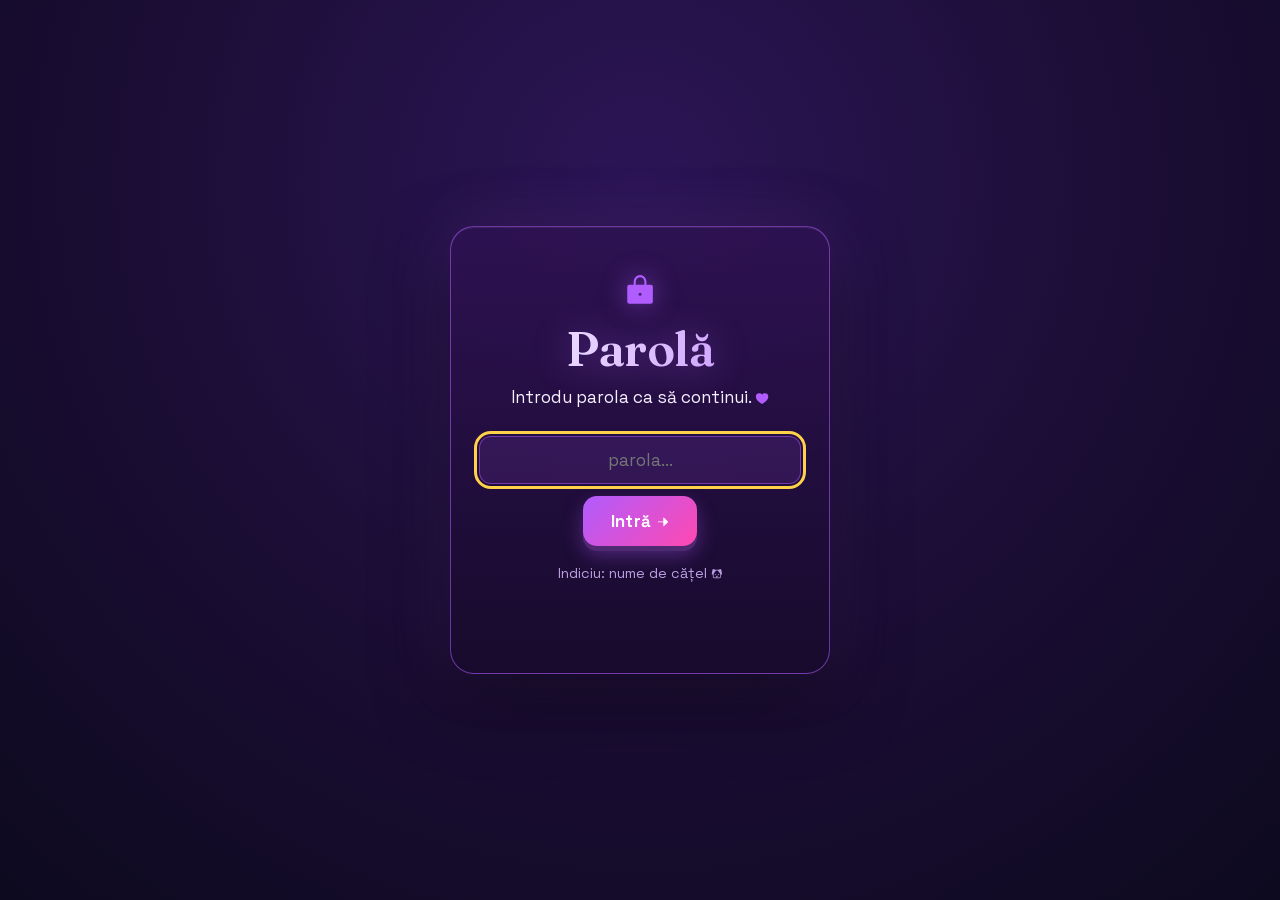
<file: index.html>
<!DOCTYPE html>
<html lang="en">
<head>
<meta charset="UTF-8">
<meta name="viewport" content="width=device-width, initial-scale=1.0">
<title>O surpriză de ziua ta</title>
<link rel="stylesheet" href="fonts.css">
<link rel="stylesheet" href="styles.css">
</head>
<body>

<!-- password gate -->
<div id="gate">
  <div class="gate-card">
    <div class="gate-emoji"><span data-ic="lock"></span></div>
    <h1>Parolă</h1>
    <p>Introdu parola ca să continui. <span data-ic="heart"></span></p>
    <input id="gateInput" type="password" autocomplete="off" autocapitalize="off" spellcheck="false" placeholder="parola...">
    <div><button onclick="checkGate()">Intră <span data-ic="arrow-right"></span></button></div>
    <p class="small gate-hint">Indiciu: nume de cățel <span data-ic="dog"></span></p>
    <p class="small" id="gateMsg">&nbsp;</p>
  </div>
</div>

<!-- progress to the cadou (shown on every screen) -->
<div id="progressWrap" class="hidden">
  <span id="progressLabel">Drumul spre cadou</span>
  <div id="progressTrack"><div id="progressFill"></div></div>
  <span id="progressGift" data-ic="gift"></span>
  <button id="muteBtn" onclick="toggleMute()" aria-label="Pornește/oprește sunetul" title="Sunet"></button>
  <button id="restartBtn" onclick="restartGame()" aria-label="Începe de la capăt" title="De la capăt" data-ic="arrow-counter-clockwise"></button>
</div>

<!-- green-screen reward overlay (one or more chroma-keyed videos, play with the sound) -->
<div id="mediaOverlay" class="hidden"></div>

<!-- MLG strobe layer (flashes during the MLG celebration) -->
<div id="mlgStrobe" class="hidden"></div>

<!-- WELCOME -->
<div class="screen" id="welcome">
  <div class="emoji-row"><span data-ic="piano-keys"></span> <span data-ic="dog"></span> <span data-ic="cat"></span> <span data-ic="heart"></span></div>
  <h1>La mulți ani, Ilinca!</h1>
  <p>Înainte să primești cadoul, trebuie să-l meriți. <span data-ic="smiley-wink"></span></p>
  <p>Trebuie să joci un <em>joc</em> ca să ajungi la cadoul tău. <span data-ic="heart"></span></p>
  <button onclick="startQuiz()">Să începem <span data-ic="arrow-right"></span></button>
  <button id="albumBtn" class="hidden" onclick="showAlbum()">Vezi album <span data-ic="heart"></span></button>
</div>

<!-- QUIZ -->
<div class="screen hidden" id="quiz">
  <div class="q-counter" id="qCounter"></div>
  <div class="q-text" id="qText"></div>
  <div class="options" id="qOptions"></div>
  <div class="feedback" id="qFeedback"></div>
  <button id="nextBtn" class="hidden" onclick="nextQuestion()">Următoarea <span data-ic="arrow-right"></span></button>
</div>

<!-- QUIZ DONE -->

<!-- DRIVING -->
<div class="screen hidden" id="driving">
  <h2>Ok, atunci du-te și ia-l! <span data-ic="car"></span><span data-ic="wind"></span></h2>
  <canvas id="gameCanvas" width="900" height="620"></canvas>
  <p class="controls-hint">Folosește <strong>tastele săgeți</strong>. Ferește-te de mașini <span data-ic="car"></span> și de bălțile de ulei <span data-ic="drop"></span>. Ajunge la cadou! <span data-ic="gift"></span></p>
  <div class="touch-controls">
    <button id="leftBtn" aria-label="Stânga" data-ic="arrow-left"></button>
    <button id="upBtn" aria-label="Înainte" data-ic="arrow-up"></button>
    <button id="rightBtn" aria-label="Dreapta" data-ic="arrow-right"></button>
  </div>
</div>

<!-- LOSE -->
<div class="screen hidden" id="lose">
  <div class="emoji-row"><span data-ic="fire"></span><span data-ic="car"></span><span data-ic="fire"></span></div>
  <h1>Of, ai luat foc!</h1>
  <p>Ai atins un obstacol. Dar nu-ți face griji — mai ai vieți. <span data-ic="smiley"></span></p>
  <button onclick="startDriving()">Încearcă din nou <span data-ic="arrow-right"></span></button>
</div>

<!-- GIFT -->
<div class="screen hidden" id="gift">
  <h1>Ai reușit, Ilinca! <span data-ic="heart"></span></h1>
  <div id="giftBox" class="gift-box" onclick="openGift()"><span data-ic="gift"></span></div>
  <p id="giftHint">(atinge cutia)</p>
  <div id="giftReveal"></div>
</div>

<!-- LUCKY WHEEL (its own full page) -->
<div class="screen hidden" id="wheelScreen">
  <h1>Roata norocului <span data-ic="sparkle"></span></h1>
  <p class="wheel-intro">Mai e ceva... apasă <strong>SPIN</strong> și vezi ce câștigi! <span data-ic="heart"></span></p>
  <div id="wheelHost"></div>
  <div class="wheel-result" id="wheelResult"></div>
</div>

<!-- PIANO INTERLUDE (between Q2 and Q3): guess the song -->
<div class="screen hidden" id="pianoLevel">
  <div class="emoji-row"><span data-ic="piano-keys"></span></div>
  <h1>Ghicește melodia</h1>
  <p>Ascultă pianul și ghicește ce piesă cântă. <span data-ic="heart"></span></p>
  <p class="small">Apasă <strong>„Cântă"</strong> ca s-o asculți (de câte ori vrei), apoi alege răspunsul corect.</p>
  <div style="margin: 14px 0;">
    <button id="listenBtn" onclick="playProgression()"><span data-ic="play"></span> Cântă</button>
  </div>
  <div id="piano" class="piano"></div>
  <p class="small" id="lastChord">&nbsp;</p>
  <div id="songOptions" class="options" style="max-width:420px;margin:16px auto 0;"></div>
  <button id="pianoContinue" class="hidden" onclick="finishPiano()">Continuă spre întrebarea 3 <span data-ic="arrow-right"></span></button>
</div>

<!-- PAUZA (dupa pian, inainte de intrebarea 3) -->
<div class="screen hidden" id="breakLevel">
  <div class="emoji-row"><span data-ic="smiley-wink"></span></div>
  <h1>Stiu ca te-ai plictisit <span data-ic="heart"></span></h1>
  <p>Hai sa luam o pauza</p>
  <button id="breakBtn" onclick="breakClick(this)">Click me</button>
</div>

<!-- WORDLE INTERLUDE (between Q3 and Q4) -->
<div class="screen hidden" id="wordleLevel">
  <div id="wordleIntro">
    <div class="emoji-row"><span data-ic="square" data-ic-cls="sq-green"></span><span data-ic="square" data-ic-cls="sq-gold"></span><span data-ic="square" data-ic-cls="sq-cream"></span></div>
    <h1>Ghicește cuvântul</h1>
    <p>Un cuvânt de 5 litere. Ai 6 încercări. <span data-ic="heart"></span></p>
  </div>
  <div id="wordleGrid" class="wordle-grid"></div>
  <p class="small" id="wordleMsg">&nbsp;</p>
  <div id="wordleKeyboard" class="wordle-keyboard"></div>
  <div id="wordleReveal"></div>
  <button id="wordleContinue" class="hidden" onclick="finishWordle()">Continuă spre întrebarea 4 <span data-ic="arrow-right"></span></button>
</div>

<script src="app.js"></script>
</body>
</html>
</file>
<file: fonts.css>
/* self-hosted fonts (embedded, no external request) */
/* vietnamese */
@font-face {
  font-family: 'Fraunces';
  font-style: normal;
  font-weight: 600;
  font-display: swap;
  src: url([data-uri]) format('woff2');
  unicode-range: U+0102-0103, U+0110-0111, U+0128-0129, U+0168-0169, U+01A0-01A1, U+01AF-01B0, U+0300-0301, U+0303-0304, U+0308-0309, U+0323, U+0329, U+1EA0-1EF9, U+20AB;
}
/* latin-ext */
@font-face {
  font-family: 'Fraunces';
  font-style: normal;
  font-weight: 600;
  font-display: swap;
  src: url([data-uri]) format('woff2');
  unicode-range: U+0100-02BA, U+02BD-02C5, U+02C7-02CC, U+02CE-02D7, U+02DD-02FF, U+0304, U+0308, U+0329, U+1D00-1DBF, U+1E00-1E9F, U+1EF2-1EFF, U+2020, U+20A0-20AB, U+20AD-20C0, U+2113, U+2C60-2C7F, U+A720-A7FF;
}
/* latin */
@font-face {
  font-family: 'Fraunces';
  font-style: normal;
  font-weight: 600;
  font-display: swap;
  src: url([data-uri]) format('woff2');
  unicode-range: U+0000-00FF, U+0131, U+0152-0153, U+02BB-02BC, U+02C6, U+02DA, U+02DC, U+0304, U+0308, U+0329, U+2000-206F, U+20AC, U+2122, U+2191, U+2193, U+2212, U+2215, U+FEFF, U+FFFD;
}
/* vietnamese */
@font-face {
  font-family: 'Space Grotesk';
  font-style: normal;
  font-weight: 400;
  font-display: swap;
  src: url([data-uri]) format('woff2');
  unicode-range: U+0102-0103, U+0110-0111, U+0128-0129, U+0168-0169, U+01A0-01A1, U+01AF-01B0, U+0300-0301, U+0303-0304, U+0308-0309, U+0323, U+0329, U+1EA0-1EF9, U+20AB;
}
/* latin-ext */
@font-face {
  font-family: 'Space Grotesk';
  font-style: normal;
  font-weight: 400;
  font-display: swap;
  src: url([data-uri]) format('woff2');
  unicode-range: U+0100-02BA, U+02BD-02C5, U+02C7-02CC, U+02CE-02D7, U+02DD-02FF, U+0304, U+0308, U+0329, U+1D00-1DBF, U+1E00-1E9F, U+1EF2-1EFF, U+2020, U+20A0-20AB, U+20AD-20C0, U+2113, U+2C60-2C7F, U+A720-A7FF;
}
/* latin */
@font-face {
  font-family: 'Space Grotesk';
  font-style: normal;
  font-weight: 400;
  font-display: swap;
  src: url([data-uri]) format('woff2');
  unicode-range: U+0000-00FF, U+0131, U+0152-0153, U+02BB-02BC, U+02C6, U+02DA, U+02DC, U+0304, U+0308, U+0329, U+2000-206F, U+20AC, U+2122, U+2191, U+2193, U+2212, U+2215, U+FEFF, U+FFFD;
}
/* vietnamese */
@font-face {
  font-family: 'Space Grotesk';
  font-style: normal;
  font-weight: 500;
  font-display: swap;
  src: url([data-uri]) format('woff2');
  unicode-range: U+0102-0103, U+0110-0111, U+0128-0129, U+0168-0169, U+01A0-01A1, U+01AF-01B0, U+0300-0301, U+0303-0304, U+0308-0309, U+0323, U+0329, U+1EA0-1EF9, U+20AB;
}
/* latin-ext */
@font-face {
  font-family: 'Space Grotesk';
  font-style: normal;
  font-weight: 500;
  font-display: swap;
  src: url([data-uri]) format('woff2');
  unicode-range: U+0100-02BA, U+02BD-02C5, U+02C7-02CC, U+02CE-02D7, U+02DD-02FF, U+0304, U+0308, U+0329, U+1D00-1DBF, U+1E00-1E9F, U+1EF2-1EFF, U+2020, U+20A0-20AB, U+20AD-20C0, U+2113, U+2C60-2C7F, U+A720-A7FF;
}
/* latin */
@font-face {
  font-family: 'Space Grotesk';
  font-style: normal;
  font-weight: 500;
  font-display: swap;
  src: url([data-uri]) format('woff2');
  unicode-range: U+0000-00FF, U+0131, U+0152-0153, U+02BB-02BC, U+02C6, U+02DA, U+02DC, U+0304, U+0308, U+0329, U+2000-206F, U+20AC, U+2122, U+2191, U+2193, U+2212, U+2215, U+FEFF, U+FFFD;
}
/* vietnamese */
@font-face {
  font-family: 'Space Grotesk';
  font-style: normal;
  font-weight: 700;
  font-display: swap;
  src: url([data-uri]) format('woff2');
  unicode-range: U+0102-0103, U+0110-0111, U+0128-0129, U+0168-0169, U+01A0-01A1, U+01AF-01B0, U+0300-0301, U+0303-0304, U+0308-0309, U+0323, U+0329, U+1EA0-1EF9, U+20AB;
}
/* latin-ext */
@font-face {
  font-family: 'Space Grotesk';
  font-style: normal;
  font-weight: 700;
  font-display: swap;
  src: url([data-uri]) format('woff2');
  unicode-range: U+0100-02BA, U+02BD-02C5, U+02C7-02CC, U+02CE-02D7, U+02DD-02FF, U+0304, U+0308, U+0329, U+1D00-1DBF, U+1E00-1E9F, U+1EF2-1EFF, U+2020, U+20A0-20AB, U+20AD-20C0, U+2113, U+2C60-2C7F, U+A720-A7FF;
}
/* latin */
@font-face {
  font-family: 'Space Grotesk';
  font-style: normal;
  font-weight: 700;
  font-display: swap;
  src: url([data-uri]) format('woff2');
  unicode-range: U+0000-00FF, U+0131, U+0152-0153, U+02BB-02BC, U+02C6, U+02DA, U+02DC, U+0304, U+0308, U+0329, U+2000-206F, U+20AC, U+2122, U+2191, U+2193, U+2212, U+2215, U+FEFF, U+FFFD;
}
/* vietnamese */
@font-face {
  font-family: 'Space Mono';
  font-style: normal;
  font-weight: 400;
  font-display: swap;
  src: url([data-uri]) format('woff2');
  unicode-range: U+0102-0103, U+0110-0111, U+0128-0129, U+0168-0169, U+01A0-01A1, U+01AF-01B0, U+0300-0301, U+0303-0304, U+0308-0309, U+0323, U+0329, U+1EA0-1EF9, U+20AB;
}
/* latin-ext */
@font-face {
  font-family: 'Space Mono';
  font-style: normal;
  font-weight: 400;
  font-display: swap;
  src: url([data-uri]) format('woff2');
  unicode-range: U+0100-02BA, U+02BD-02C5, U+02C7-02CC, U+02CE-02D7, U+02DD-02FF, U+0304, U+0308, U+0329, U+1D00-1DBF, U+1E00-1E9F, U+1EF2-1EFF, U+2020, U+20A0-20AB, U+20AD-20C0, U+2113, U+2C60-2C7F, U+A720-A7FF;
}
/* latin */
@font-face {
  font-family: 'Space Mono';
  font-style: normal;
  font-weight: 400;
  font-display: swap;
  src: url([data-uri]) format('woff2');
  unicode-range: U+0000-00FF, U+0131, U+0152-0153, U+02BB-02BC, U+02C6, U+02DA, U+02DC, U+0304, U+0308, U+0329, U+2000-206F, U+20AC, U+2122, U+2191, U+2193, U+2212, U+2215, U+FEFF, U+FFFD;
}
</file>
<file: styles.css>
:root {
    --ink: #0d0a1f;
    --plum-deep: #1a0d33;
    --plum: #2c1556;
    --orchid: #b15cff;
    --lilac: #d8b8ff;
    --cream: #f7f0ff;
    --gold: #ffd24a;
    --magenta: #ff48b0;
    --cyan: #3fe0ff;
    /* paleta extinsa: nu mai e totul mov */
    --green: #3fe089;
    --teal: #2fd6c3;
    --orange: #ff8a3d;
    --coral: #ff6b6b;
    --neon-glow: rgba(177, 92, 255, 0.55);
    --btn-shadow: #5e2398;
    --display: 'Fraunces', Georgia, 'Times New Roman', serif;
    --body: 'Space Grotesk', system-ui, -apple-system, sans-serif;
    --mono: 'Space Mono', ui-monospace, monospace;
    /* accentul implicit al unui ecran; fiecare ecran il poate suprascrie mai jos */
    --accent: var(--orchid);
    --accent2: var(--magenta);
  }

  /* fiecare ecran isi are propria pereche de culori -> interfata nu mai e monocroma */
  #welcome     { --accent: var(--orchid); --accent2: var(--magenta); }
  #quiz        { --accent: var(--cyan);   --accent2: var(--orchid); }
  #pianoLevel  { --accent: var(--gold);   --accent2: var(--orange); }
  #wordleLevel { --accent: var(--green);  --accent2: var(--teal); }
  #driving     { --accent: var(--magenta);--accent2: var(--cyan); }
  #lose        { --accent: var(--orange); --accent2: var(--coral); }
  #gift        { --accent: var(--magenta);--accent2: var(--gold); }
  #wheelScreen { --accent: var(--gold);   --accent2: var(--orange); }

  * { margin: 0; padding: 0; box-sizing: border-box; }

  body {
    font-family: var(--body);
    background:
      radial-gradient(2px 2px at 18% 28%, rgba(255,255,255,0.30), transparent),
      radial-gradient(2px 2px at 72% 58%, rgba(216,184,255,0.28), transparent),
      radial-gradient(1.5px 1.5px at 42% 82%, rgba(255,255,255,0.22), transparent),
      radial-gradient(1.5px 1.5px at 88% 22%, rgba(63,224,255,0.22), transparent),
      radial-gradient(2px 2px at 30% 65%, rgba(255,72,176,0.20), transparent),
      radial-gradient(circle at 50% 8%, var(--plum) 0%, var(--plum-deep) 52%, var(--ink) 100%);
    background-attachment: fixed;
    color: var(--cream);
    min-height: 100vh;
    display: flex;
    align-items: center;
    justify-content: center;
    padding: 56px 20px 28px;
    overflow-x: hidden;
    position: relative;
  }
  /* aura de culoare care se misca incet pe fundal: orchid + cyan + magenta + auriu.
     hue-rotate-ul plimba culorile la nesfarsit, asa ca fundalul nu mai e doar mov */
  body::before {
    content: ''; position: fixed; inset: -25%; z-index: 0; pointer-events: none;
    background:
      radial-gradient(38vmax 38vmax at 14% 18%, rgba(177,92,255,0.34), transparent 60%),
      radial-gradient(34vmax 34vmax at 86% 14%, rgba(63,224,255,0.26), transparent 60%),
      radial-gradient(42vmax 42vmax at 82% 88%, rgba(255,72,176,0.26), transparent 62%),
      radial-gradient(30vmax 30vmax at 18% 86%, rgba(255,210,74,0.20), transparent 60%),
      radial-gradient(28vmax 28vmax at 50% 50%, rgba(47,214,195,0.16), transparent 60%);
    filter: blur(6px) saturate(1.15);
    /* doar transform (compozit, ieftin) ca sa nu fure cadre jocului pe canvas */
    animation: bgDrift 26s ease-in-out infinite alternate;
    will-change: transform;
  }
  @keyframes bgDrift {
    0%   { transform: translate3d(-2%, -1%, 0) scale(1.05) rotate(0deg); }
    50%  { transform: translate3d(1.5%, 1%, 0) scale(1.1) rotate(-3deg); }
    100% { transform: translate3d(2.5%, 2.5%, 0) scale(1.15) rotate(6deg); }
  }
  /* model discret de buline pe tot fundalul (peste aura, sub panouri) */
  body::after {
    content: ''; position: fixed; inset: 0; pointer-events: none; z-index: 1;
    background:
      radial-gradient(circle, rgba(255,255,255,0.05) 1px, transparent 1.6px) 0 0 / 26px 26px,
      repeating-linear-gradient(0deg, rgba(0,0,0,0.12) 0 1px, transparent 1px 3px);
    opacity: 0.6;
  }

  /* progress toward the gift (cadou) — shown on every screen */
  #progressWrap {
    position: fixed; top: 0; left: 0; right: 0;
    display: flex; align-items: center; gap: 12px;
    padding: 9px 16px; z-index: 49;
    background: rgba(14,6,24,0.82); backdrop-filter: blur(6px);
    border-bottom: 1px solid rgba(177,92,255,0.28);
  }
  #progressLabel {
    font-family: var(--mono); font-size: 0.62rem; color: var(--lilac);
    white-space: nowrap; letter-spacing: 2px; text-transform: uppercase;
  }
  #progressTrack {
    position: relative; flex: 1; height: 12px;
    background: rgba(177,92,255,0.14);
    border: 1px solid rgba(177,92,255,0.4);
    border-radius: 999px; overflow: hidden;
    box-shadow: inset 0 1px 3px rgba(0,0,0,0.45);
  }
  #progressFill {
    height: 100%; width: 0%;
    background: linear-gradient(90deg, var(--cyan), var(--green) 28%, var(--gold) 52%, var(--orange) 72%, var(--magenta));
    background-size: 220% 100%;
    box-shadow: 0 0 12px var(--neon-glow);
    transition: width 0.6s cubic-bezier(.34,1.3,.5,1);
    animation: progShift 4s linear infinite;
  }
  @keyframes progShift { to { background-position: -220% 0; } }
  #progressGift { font-size: 1.3rem; line-height: 1; filter: drop-shadow(0 0 6px var(--gold)); }
  #muteBtn {
    flex: none; width: 34px; height: 30px; padding: 0; margin: 0;
    font-size: 1rem; line-height: 1; border-radius: 9px;
    background: rgba(177,92,255,0.18); color: var(--cream);
    border: 1px solid rgba(177,92,255,0.45); box-shadow: none; cursor: pointer;
  }
  #muteBtn:hover { filter: brightness(1.12); transform: none; box-shadow: none; }
  #muteBtn:active { transform: translateY(1px); box-shadow: none; }
  #restartBtn {
    flex: none; width: 34px; height: 30px; padding: 0; margin: 0;
    font-size: 1.05rem; line-height: 1; border-radius: 9px;
    background: rgba(177,92,255,0.18); color: var(--cream);
    border: 1px solid rgba(177,92,255,0.45); box-shadow: none; cursor: pointer;
  }
  #restartBtn:hover { filter: brightness(1.12); transform: none; box-shadow: none; }
  #restartBtn:active { transform: translateY(1px); box-shadow: none; }

  /* correct-answer celebration animation */
  @keyframes popCorrect {
    0%   { transform: scale(1); }
    40%  { transform: scale(1.09); }
    70%  { transform: scale(0.97); }
    100% { transform: scale(1); }
  }
  #qOptions button.pop { animation: popCorrect 0.5s ease; }

  /* MLG screen shake / rage */
  @keyframes mlgShake {
    0%,100% { transform: translate(0,0) rotate(0); }
    20% { transform: translate(-8px,6px) rotate(-2deg); }
    40% { transform: translate(8px,-6px) rotate(2deg); }
    60% { transform: translate(-7px,-5px) rotate(-2deg); }
    80% { transform: translate(7px,5px) rotate(2deg); }
  }
  .mlg-rage { animation: mlgShake 0.22s linear infinite; }

  /* full-screen color strobe */
  #mlgStrobe {
    position: fixed; inset: 0; z-index: 95; pointer-events: none;
    mix-blend-mode: screen;
    /* smooth color wash (not a hard flash) — safe for photosensitivity */
    animation: mlgStrobe 1.5s ease-in-out infinite;
  }
  @keyframes mlgStrobe {
    0%   { background: rgba(255,0,128,0.18); }
    25%  { background: rgba(0,255,170,0.18); }
    50%  { background: rgba(255,230,0,0.18); }
    75%  { background: rgba(0,170,255,0.18); }
    100% { background: rgba(170,0,255,0.18); }
  }

  /* screen entrance transition */
  @keyframes screenIn {
    from { opacity: 0; transform: translateY(14px) scale(0.985); }
    to   { opacity: 1; transform: none; }
  }
  @keyframes optIn {
    from { opacity: 0; transform: translateY(8px); }
    to   { opacity: 1; transform: none; }
  }

  /* flying MLG tokens */
  .mlg-token {
    position: fixed; z-index: 98; pointer-events: none;
    font-size: clamp(2rem, 7vw, 4.5rem); font-weight: 900;
    color: #fff; white-space: nowrap;
    text-shadow: 0 0 8px #ff00d4, 0 0 18px #00fff2, 0 0 28px #ffe600;
    animation: mlgPop 0.9s ease forwards;
  }
  @keyframes mlgPop {
    0%   { transform: scale(0.2) rotate(var(--rot)); opacity: 0; }
    25%  { transform: scale(1.4) rotate(var(--rot)); opacity: 1; }
    100% { transform: scale(1)   rotate(var(--rot)); opacity: 0; }
  }
  @media (prefers-reduced-motion: reduce) {
    .mlg-rage { animation: none; }
    #mlgStrobe { animation: none; background: rgba(157,95,211,0.15); }
    /* opreste miscarea ambientala/decorativa, dar pastreaza culorile */
    body::before { animation: none; }
    h1, .screen::before, #progressFill,
    .emoji-row .ic, .gate-emoji .ic, #progressGift .ic { animation: none; }
  }

  /* green-screen reward overlay */
  #mediaOverlay {
    position: fixed; inset: 0; z-index: 100;
    display: flex; align-items: center; justify-content: center;
    flex-wrap: wrap; gap: 2vw;
    background: transparent; pointer-events: none; /* can't be skipped by clicking */
  }
  #mediaOverlay canvas {
    max-height: 96vh;
    filter: drop-shadow(0 12px 32px rgba(0,0,0,0.55));
    animation: popCorrect 0.5s ease;
  }
  /* source videos kept rendered but offscreen so frames keep decoding for the canvas */
  #mediaOverlay video { position: fixed; top: -9999px; left: -9999px; width: 2px; height: 2px; opacity: 0; pointer-events: none; }

  .screen {
    position: relative; z-index: 2; overflow: hidden;
    animation: screenIn 0.42s cubic-bezier(.2,.7,.3,1) both;
    width: 100%;
    max-width: 640px;
    /* fundalul cardului primeste o nuanta din accentul ecranului, nu mai e doar mov */
    background:
      radial-gradient(120% 80% at 12% -10%, color-mix(in srgb, var(--accent) 22%, transparent), transparent 55%),
      radial-gradient(120% 80% at 100% 0%, color-mix(in srgb, var(--accent2) 16%, transparent), transparent 55%),
      linear-gradient(180deg, rgba(46,18,82,0.84), rgba(24,10,44,0.88));
    border: 1.5px solid color-mix(in srgb, var(--accent) 55%, transparent);
    border-radius: 24px;
    padding: 44px 30px 40px;
    box-shadow:
      inset 0 1px 0 rgba(255,255,255,0.08),
      0 24px 70px rgba(0,0,0,0.55),
      0 0 60px color-mix(in srgb, var(--accent) 22%, transparent);
    backdrop-filter: blur(6px);
    text-align: center;
  }
  /* banda colorata in capul fiecarui card, in cele doua accente ale ecranului */
  .screen::before {
    content: ''; position: absolute; left: 0; right: 0; top: 0; height: 4px;
    background: linear-gradient(90deg, var(--accent), var(--accent2), var(--accent));
    background-size: 200% 100%;
    box-shadow: 0 0 16px var(--accent);
    animation: stripShift 5s linear infinite;
  }
  @keyframes stripShift { to { background-position: 200% 0; } }

  .hidden { display: none !important; }

  /* password gate */
  #gate {
    position: fixed; inset: 0; z-index: 9999;
    display: flex; align-items: center; justify-content: center;
    padding: 20px;
    background: radial-gradient(circle at 50% 20%, var(--plum) 0%, var(--plum-deep) 55%, var(--ink) 100%);
  }
  .gate-card {
    position: relative; z-index: 2; width: 100%; max-width: 380px; text-align: center;
    background: linear-gradient(180deg, rgba(46,18,82,0.9), rgba(24,10,44,0.92));
    border: 1.5px solid rgba(177,92,255,0.55); border-radius: 24px;
    padding: 36px 28px;
    box-shadow: inset 0 1px 0 rgba(255,255,255,0.08), 0 24px 70px rgba(0,0,0,0.55), 0 0 60px rgba(177,92,255,0.2);
    animation: screenIn 0.42s cubic-bezier(.2,.7,.3,1) both;
  }
  .gate-emoji { font-size: 2.6rem; margin-bottom: 8px; filter: drop-shadow(0 0 12px rgba(177,92,255,0.5)); }
  #gateInput {
    font-family: var(--body); font-size: 1.1rem; text-align: center;
    width: 100%; padding: 12px 14px; margin: 10px 0 4px;
    border-radius: 12px; border: 1px solid rgba(177,92,255,0.5);
    background: rgba(177,92,255,0.12); color: var(--cream);
  }
  #gateInput:focus-visible { outline: 3px solid var(--gold); outline-offset: 2px; }
  .gate-hint { color: var(--gold); opacity: 0.85; margin-top: 8px; }

  /* driving screen needs more room for the bigger canvas */
  #driving { max-width: 960px; }

  h1 {
    font-family: var(--display);
    font-optical-sizing: auto;
    font-weight: 600;
    font-size: clamp(2.1rem, 6vw, 3rem);
    line-height: 1.05;
    letter-spacing: -0.5px;
    margin-bottom: 10px;
    /* titlul ia accentul ecranului si straluceste lent (shimmer) */
    background: linear-gradient(100deg, var(--cream) 0%, var(--lilac) 28%, var(--accent) 60%, var(--accent2) 100%);
    background-size: 220% auto;
    -webkit-background-clip: text; background-clip: text; color: transparent;
    filter: drop-shadow(0 2px 18px color-mix(in srgb, var(--accent) 45%, transparent));
    animation: titleShimmer 7s ease-in-out infinite;
  }
  @keyframes titleShimmer {
    0%,100% { background-position: 0% center; }
    50%     { background-position: 100% center; }
  }
  h2 {
    font-family: var(--display); font-weight: 600;
    font-size: clamp(1.4rem, 4vw, 1.7rem); color: var(--accent);
    margin-bottom: 18px; text-shadow: 0 0 18px color-mix(in srgb, var(--accent) 40%, transparent);
  }
  p { font-size: 1.08rem; line-height: 1.62; margin-bottom: 14px; color: var(--cream); }
  .small { font-size: 0.9rem; color: var(--lilac); }

  .emoji-row { font-size: 2.2rem; margin: 16px 0; letter-spacing: 6px; filter: drop-shadow(0 0 10px rgba(177,92,255,0.4)); }

  button {
    font-family: var(--body);
    font-size: 1.05rem;
    font-weight: 700;
    letter-spacing: 0.3px;
    /* butonul principal foloseste cele doua accente ale ecranului */
    background: linear-gradient(135deg, var(--accent), var(--accent2));
    color: #fff;
    border: none;
    border-radius: 14px;
    padding: 14px 28px;
    margin: 8px 4px;
    cursor: pointer;
    box-shadow:
      0 5px 0 color-mix(in srgb, var(--accent) 45%, #000),
      0 9px 20px color-mix(in srgb, var(--accent) 35%, transparent);
    transition: transform 0.08s ease, box-shadow 0.08s ease, filter 0.2s ease;
  }
  button:hover {
    filter: brightness(1.08) saturate(1.1);
    transform: translateY(-1px);
    box-shadow:
      0 6px 0 color-mix(in srgb, var(--accent) 45%, #000),
      0 12px 28px color-mix(in srgb, var(--accent) 50%, transparent);
  }
  button:active {
    transform: translateY(4px);
    box-shadow: 0 1px 0 color-mix(in srgb, var(--accent) 45%, #000), 0 3px 8px rgba(0,0,0,0.4);
  }
  button:focus-visible { outline: 3px solid var(--cream); outline-offset: 3px; }

  /* Quiz */
  .q-counter { font-family: var(--mono); font-size: 0.72rem; color: var(--gold); margin-bottom: 12px; letter-spacing: 3px; text-transform: uppercase; }
  .q-text { font-family: var(--body); font-weight: 600; font-size: 1.4rem; line-height: 1.35; margin-bottom: 24px; color: var(--cream); }
  .options { display: flex; flex-direction: column; gap: 12px; }
  .options button {
    width: 100%; text-align: left;
    /* optiunile de quiz sunt translucide, in accentul ecranului (cyan la quiz) */
    background:
      linear-gradient(180deg, color-mix(in srgb, var(--accent) 24%, transparent), color-mix(in srgb, var(--accent) 9%, transparent));
    color: var(--cream);
    border: 1px solid color-mix(in srgb, var(--accent) 50%, transparent);
    box-shadow: 0 4px 0 color-mix(in srgb, var(--accent) 35%, #000), 0 6px 14px rgba(0,0,0,0.3);
    animation: optIn 0.32s ease both;
  }
  .options button:nth-child(1) { animation-delay: 0.04s; }
  .options button:nth-child(2) { animation-delay: 0.10s; }
  .options button:nth-child(3) { animation-delay: 0.16s; }
  .options button:nth-child(4) { animation-delay: 0.22s; }
  .options button:hover:not(:disabled) {
    filter: none;
    background:
      linear-gradient(180deg, color-mix(in srgb, var(--accent) 42%, transparent), color-mix(in srgb, var(--accent) 20%, transparent));
    border-color: color-mix(in srgb, var(--accent) 75%, transparent);
  }
  .options button:active:not(:disabled) { transform: translateY(3px); box-shadow: 0 1px 0 color-mix(in srgb, var(--accent) 35%, #000); }
  .options button.correct {
    background: linear-gradient(180deg, #3fd884, #25a55f); color: #04130a; border-color: #3fd884;
    box-shadow: 0 4px 0 #176b3d, 0 0 24px rgba(63,224,132,0.55);
  }
  .options button.wrong {
    background: linear-gradient(180deg, #e0525d, #b8474f); color: #fff; border-color: #e0525d;
    box-shadow: 0 4px 0 #7d2b31, 0 0 18px rgba(224,82,93,0.4);
  }
  .options button:disabled { cursor: default; box-shadow: none; }
  .feedback { margin-top: 18px; font-size: 1.1rem; min-height: 1.6em; color: var(--gold); font-weight: 600; }

  /* Driving game */
  #gameCanvas {
    background: #241038;
    border-radius: 16px;
    border: 1.5px solid rgba(177,92,255,0.6);
    box-shadow: 0 0 44px rgba(177,92,255,0.25), inset 0 0 40px rgba(0,0,0,0.4);
    max-width: 100%;
    touch-action: none;
  }
  .controls-hint { font-size: 0.9rem; color: var(--lilac); margin-top: 12px; }
  .touch-controls { display: none; gap: 16px; justify-content: center; margin-top: 16px; }
  .touch-controls button { width: 70px; height: 70px; font-size: 1.6rem; border-radius: 50%; }

  /* Gift animation */
  .gift-box {
    font-size: 6rem;
    display: inline-block;
    transition: transform 0.4s;
    animation: shake 0.6s ease-in-out infinite;
  }
  .gift-box.opening { animation: pop 0.8s forwards; }
  @keyframes shake {
    0%,100% { transform: rotate(-4deg); }
    50% { transform: rotate(4deg); }
  }
  @keyframes pop {
    0% { transform: scale(1); }
    50% { transform: scale(1.5) rotate(10deg); }
    100% { transform: scale(0); opacity: 0; }
  }
  .reveal { font-size: 4rem; opacity: 0; animation: fadeUp 1s forwards; }
  @keyframes fadeUp {
    from { opacity: 0; transform: translateY(30px); }
    to { opacity: 1; transform: translateY(0); }
  }
  .confetti {
    position: fixed; top: -10px; width: 10px; height: 16px;
    z-index: 100; pointer-events: none;
  }

  /* gift finale */
  .gift-message { margin-top: 16px; min-height: 1.5em; }
  .gift-line {
    font-family: var(--display); font-weight: 600; font-size: 1.25rem; line-height: 1.5;
    color: var(--cream); margin: 6px 0; text-shadow: 0 0 14px rgba(177,92,255,0.4);
  }
  .gift-line:last-child { color: var(--lilac); font-style: italic; }
  .gift-slides {
    position: relative; width: 100%; max-width: min(92vw, 560px);
    height: min(70vh, 640px);
    margin: 18px auto 4px; border-radius: 16px; overflow: hidden;
    border: 2px solid rgba(177,92,255,0.6); box-shadow: 0 0 36px rgba(177,92,255,0.3);
    background: rgba(10,4,18,0.55);
  }
  .gift-slide {
    position: absolute; inset: 0; width: 100%; height: 100%;
    object-fit: contain; opacity: 0; transition: opacity 0.9s ease; /* full photo, true ratio */
  }
  .gift-slide.on { opacity: 1; }

  /* ---- roata norocului (Temu-style spin wheel) ---- */
  .wheel-cta { margin-top: 24px; opacity: 0; animation: fadeUp 0.8s 0.2s forwards; }
  .wheel-intro {
    font-family: var(--body); font-weight: 600; color: var(--lilac);
    font-size: 1.05rem; margin-bottom: 6px;
  }
  .wheel-stage { margin: 6px auto 0; display: flex; flex-direction: column; align-items: center; }
  .wheel-wrap {
    position: relative;
    width: min(88vw, 400px); height: min(88vw, 400px);
    margin: 18px auto 6px;
  }
  /* cream outer rim with a dark edge, just like the reference */
  .wheel-wrap::before {
    content: ''; position: absolute; inset: -16px; border-radius: 50%;
    background: radial-gradient(circle, #fbf3e2 0 70%, #f1e3c6 100%);
    box-shadow: 0 0 0 4px #20120c, 0 14px 34px rgba(0,0,0,0.5);
  }
  .wheel {
    position: absolute; inset: 0; border-radius: 50%; z-index: 1;
    box-shadow: inset 0 0 0 2px rgba(32,18,12,0.25);
    transform: rotate(0deg);
    will-change: transform;
  }
  /* tangential labels (text follows the wheel, exactly like Temu) */
  .wheel-seg-label {
    position: absolute; left: 50%; top: 0; width: 0; height: 50%;
    transform-origin: bottom center;
    transform: translateX(-50%) rotate(var(--ang, 0deg));
    display: flex; justify-content: center; align-items: flex-start;
    pointer-events: none;
  }
  .wheel-seg-label > span {
    margin-top: 12%;
    display: block; text-align: center;
    /* etichetele lungi (ex. "Kerastase ulei de par") se rup pe mai multe randuri */
    white-space: normal; max-width: 7.5em; overflow-wrap: break-word;
    font-family: var(--display); font-weight: 800;
    color: var(--seg-color, #5e3414);
    font-size: clamp(0.62rem, 2.6vw, 0.92rem); line-height: 1.04;
    letter-spacing: 0.2px;
  }
  .wheel-seg-label .we { display: block; font-size: 1.7em; margin-bottom: 2px; }
  /* center "Spin" button */
  .wheel-hub {
    position: absolute; left: 50%; top: 50%;
    width: 27%; height: 27%; z-index: 4;
    transform: translate(-50%, -50%); border-radius: 50%;
    background: radial-gradient(circle at 38% 32%, #494949, #1b1b1b 72%);
    border: 4px solid #fff;
    box-shadow: 0 4px 12px rgba(0,0,0,0.55), 0 0 0 2px rgba(0,0,0,0.4);
    color: #fff; font-family: var(--display); font-weight: 800;
    font-size: clamp(0.95rem, 4.6vw, 1.35rem); letter-spacing: 0.5px;
    display: flex; align-items: center; justify-content: center;
    cursor: pointer; transition: transform 0.1s ease, filter 0.2s ease;
  }
  .wheel-hub:hover { filter: brightness(1.15); }
  .wheel-hub:active { transform: translate(-50%, -50%) scale(0.93); }
  .wheel-hub.spinning { cursor: default; }
  /* pointer at the top, dipping into the wheel */
  .wheel-pointer {
    position: absolute; left: 50%; top: -22px; transform: translateX(-50%);
    width: 0; height: 0; z-index: 5;
    border-left: 16px solid transparent; border-right: 16px solid transparent;
    border-top: 30px solid #20120c;
    filter: drop-shadow(0 3px 4px rgba(0,0,0,0.45));
    transform-origin: 50% 18%;
  }
  .wheel-pointer.tick { animation: pointerTick 0.09s ease-out; }
  @keyframes pointerTick {
    0% { transform: translateX(-50%) rotate(0deg); }
    45% { transform: translateX(-50%) rotate(-13deg); }
    100% { transform: translateX(-50%) rotate(0deg); }
  }
  .wheel-result {
    margin: 18px auto 0; min-height: 1.4em; max-width: 90vw;
    font-family: var(--display); font-weight: 700; font-size: 1.5rem; color: var(--gold);
    text-shadow: 0 0 18px rgba(255,210,74,0.6);
    opacity: 0; transition: opacity 0.5s;
  }
  .wheel-result.show { opacity: 1; }
  .wheel-result .sub {
    display: block; font-size: 0.98rem; color: var(--lilac); font-style: italic;
    margin-top: 8px; font-weight: 600; font-family: var(--body); line-height: 1.4;
  }
  @keyframes jackpotPulse { 0%,100% { transform: scale(1); } 50% { transform: scale(1.13); } }
  .wheel-result.jackpot { animation: jackpotPulse 0.7s ease-in-out 3; }

  @media (prefers-reduced-motion: reduce) {
    .gift-box, .reveal { animation: none; }
    .gift-box { transform: rotate(0); }
    .reveal { opacity: 1; }
    .screen, .options button { animation: none; }
  }

  @media (max-width: 600px) {
    h1 { font-size: 1.9rem; }
    .touch-controls { display: flex; }
    .controls-hint { display: none; }
  }

  /* piano interlude */
  .chord-row { display: flex; flex-wrap: wrap; gap: 8px; justify-content: center; margin: 16px 0; }
  .chord-row button {
    background: rgba(157,95,211,0.3); color: var(--cream);
    border: 1px solid var(--orchid); border-radius: 10px;
    padding: 8px 14px; font-size: 1rem; margin: 0;
  }
  .chord-row button:hover { background: rgba(157,95,211,0.55); transform: translateY(-2px); }
  .chord-row button.active { background: var(--gold); color: var(--ink); border-color: var(--gold); }

  .progress-dots { display: flex; gap: 8px; justify-content: center; margin: 6px 0 4px; }
  .progress-dots .dot {
    width: 14px; height: 14px; border-radius: 50%;
    border: 2px solid var(--orchid); background: transparent; transition: background 0.15s;
  }
  .progress-dots .dot.done { background: var(--gold); border-color: var(--gold); }

  .piano {
    position: relative; display: flex; justify-content: center;
    height: 130px; margin: 12px auto; max-width: 420px; user-select: none;
  }
  .pkey {
    position: relative; width: 44px; height: 130px;
    background: linear-gradient(#fff, #f0e9f7);
    border: 1px solid #8a6fb0; border-radius: 0 0 6px 6px;
    cursor: pointer; box-shadow: inset 0 -4px 6px rgba(120,80,160,0.15);
  }
  .pkey:active, .pkey.lit { background: linear-gradient(var(--lilac), var(--orchid)); }
  .pkey .lbl { position: absolute; bottom: 6px; left: 0; right: 0; text-align: center; font-size: 0.7rem; color: #6a3d99; pointer-events: none; }
  .pkey.black {
    width: 28px; height: 80px; margin: 0 -14px; z-index: 2;
    background: linear-gradient(#3a2752, #1a0a26);
    border: 1px solid #000; border-radius: 0 0 5px 5px;
  }
  .pkey.black:active, .pkey.black.lit { background: linear-gradient(var(--orchid), var(--plum)); }

  /* wordle interlude */
  .wordle-grid { display: grid; grid-template-rows: repeat(6, 1fr); gap: 6px; justify-content: center; margin: 16px 0; }
  .wordle-row { display: grid; grid-template-columns: repeat(5, 52px); gap: 6px; }
  .wordle-cell {
    width: 52px; height: 52px; display: flex; align-items: center; justify-content: center;
    font-size: 1.6rem; font-weight: bold; text-transform: uppercase;
    border: 2px solid var(--orchid); border-radius: 8px; color: var(--cream);
    background: rgba(157,95,211,0.12);
  }
  .wordle-cell.correct { background: #3fae6b; border-color: #3fae6b; color: #fff; }
  .wordle-cell.present { background: var(--gold); border-color: var(--gold); color: var(--ink); }
  .wordle-cell.absent  { background: rgba(60,40,80,0.6); border-color: #5a3d7a; color: var(--lilac); }
  .wordle-cell.filled  { border-color: var(--orchid); box-shadow: 0 0 10px rgba(177,92,255,0.35); }
  #wordleReveal img { max-width: 100%; border-radius: 14px; border: 2px solid var(--orchid); margin-top: 12px; }
  .sloth-caption { margin-top: 10px; font-family: var(--display); font-size: 1.7rem; font-weight: 600; color: var(--lilac); font-style: italic; text-shadow: 0 0 16px rgba(177,92,255,0.45); }

  /* on-screen wordle keyboard */
  .wordle-keyboard { display: flex; flex-direction: column; align-items: center; gap: 7px; margin: 14px 0; }
  .wordle-keyboard .krow { display: flex; gap: 6px; justify-content: center; }
  .wordle-keyboard .key {
    min-width: 34px; height: 50px; padding: 0 10px;
    display: flex; align-items: center; justify-content: center;
    font-family: var(--body); font-size: 1rem; font-weight: 700; text-transform: uppercase;
    background: linear-gradient(180deg, rgba(177,92,255,0.42), rgba(177,92,255,0.22)); color: var(--cream);
    border: none; border-radius: 9px; cursor: pointer; margin: 0;
    box-shadow: 0 3px 0 rgba(94,35,152,0.6);
    transition: background 0.15s, transform 0.08s, box-shadow 0.08s;
  }
  .wordle-keyboard .key:hover { background: linear-gradient(180deg, rgba(177,92,255,0.62), rgba(177,92,255,0.36)); transform: translateY(-1px); }
  .wordle-keyboard .key:active { transform: translateY(2px); box-shadow: 0 1px 0 rgba(94,35,152,0.6); }
  .wordle-keyboard .key.wide { min-width: 58px; font-size: 0.8rem; }
  .wordle-keyboard .key.correct { background: linear-gradient(180deg,#3fd884,#25a55f); color: #04130a; box-shadow: 0 3px 0 #176b3d; }
  .wordle-keyboard .key.present { background: linear-gradient(180deg,#ffd86a,#e8b53a); color: var(--ink); box-shadow: 0 3px 0 #9c7a1f; }
  .wordle-keyboard .key.absent  { background: rgba(40,24,58,0.85); color: var(--lilac); box-shadow: 0 3px 0 rgba(0,0,0,0.4); }
  @media (max-width: 600px) {
    .wordle-keyboard .key { min-width: 26px; height: 44px; padding: 0 5px; font-size: 0.85rem; }
    .wordle-cell { width: 44px; height: 44px; font-size: 1.3rem; }
    .wordle-row { grid-template-columns: repeat(5, 44px); }
  }

  /* ---------- ICONITE (Phosphor inline SVG) ---------- */
  /* iconitele pline Phosphor sunt "edge-to-edge" si arata mai grele decat emoji-ul,
     asa ca le tinem putin sub 1em ca sa para de aceeasi marime cu textul/emoji-ul */
  .ic {
    display: inline-block; width: 0.82em; height: 0.82em;
    vertical-align: -0.1em; fill: currentColor; flex-shrink: 0;
  }
  /* iconitele singure pe buton (sageti, sunet, restart) pot fi cat textul */
  .touch-controls button .ic, #muteBtn .ic, #restartBtn .ic { width: 1em; height: 1em; vertical-align: -0.16em; }
  /* inimioarele: mereu mov, pentru caldura emoji-ului 💜 */
  .ic-heart { color: var(--orchid); }
  /* patratelele din intro-ul de Wordle, in culorile jocului */
  .ic.sq-green { color: #3fae6b; }
  .ic.sq-gold  { color: var(--gold); }
  .ic.sq-cream { color: var(--cream); }
  /* in randul de emoji iconitele plutesc usor, decalat, in culori diferite */
  .emoji-row .ic { vertical-align: middle; animation: bob 3.2s ease-in-out infinite; }
  .emoji-row .ic:nth-child(1) { color: var(--cyan);   animation-delay: 0s; }
  .emoji-row .ic:nth-child(2) { color: var(--gold);   animation-delay: 0.25s; }
  .emoji-row .ic:nth-child(3) { color: var(--green);  animation-delay: 0.5s; }
  .emoji-row .ic:nth-child(4) { color: var(--magenta); animation-delay: 0.75s; }
  /* inima ramane mov chiar si in randul colorat */
  .emoji-row .ic-heart { color: var(--orchid); }
  @keyframes bob {
    0%,100% { transform: translateY(0) rotate(-2deg); }
    50%     { transform: translateY(-7px) rotate(2deg); }
  }
  /* lacatul de la poarta pulseaza linistit */
  .gate-emoji .ic { animation: lockPulse 2.6s ease-in-out infinite; color: var(--orchid); }
  @keyframes lockPulse {
    0%,100% { transform: scale(1); filter: drop-shadow(0 0 8px color-mix(in srgb, var(--orchid) 60%, transparent)); }
    50%     { transform: scale(1.08); filter: drop-shadow(0 0 18px color-mix(in srgb, var(--cyan) 70%, transparent)); }
  }
  /* cadoul din bara de progres saltareste discret */
  #progressGift .ic { color: var(--gold); animation: bob 2.8s ease-in-out infinite; }
</file>
